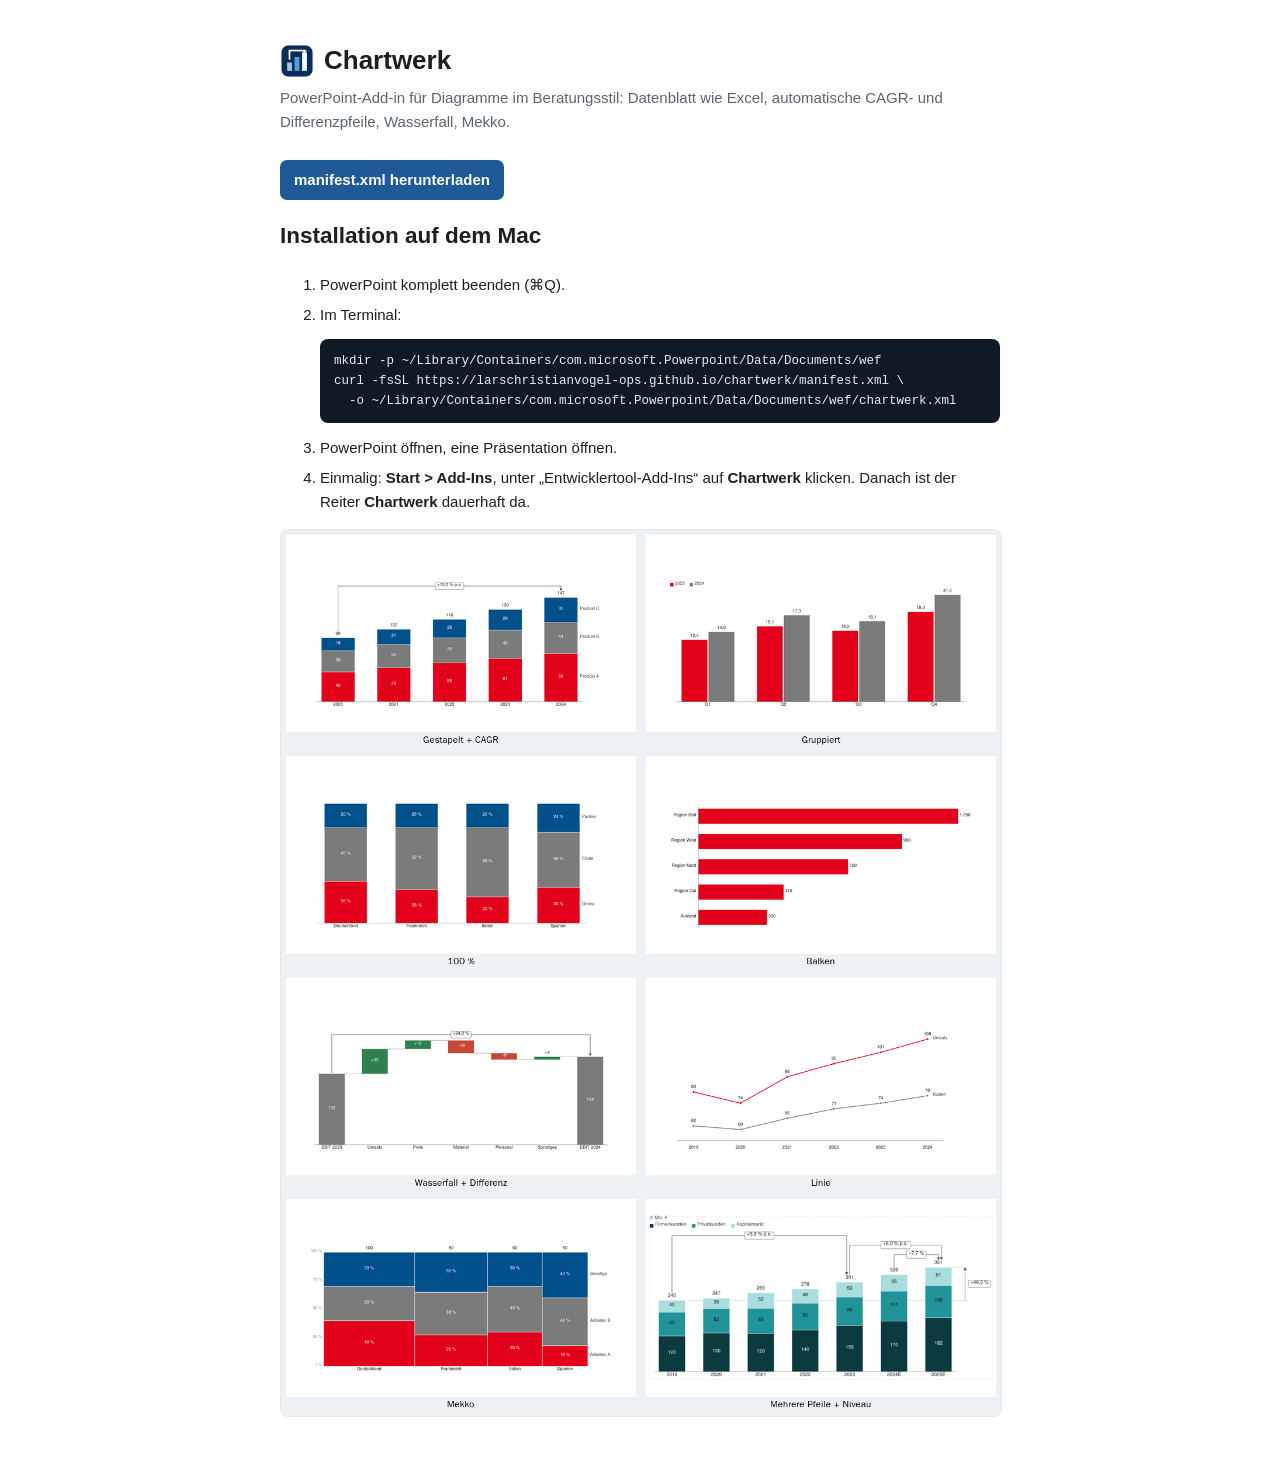
<file: docs/index.html>
<!DOCTYPE html>
<html lang="de">
<head>
  <meta charset="utf-8">
  <meta name="viewport" content="width=device-width, initial-scale=1">
  <title>Chartwerk für PowerPoint</title>
  <style>
    body { font: 15px/1.6 -apple-system, BlinkMacSystemFont, "Segoe UI", Helvetica, Arial, sans-serif; color: #1b1f24; max-width: 720px; margin: 40px auto; padding: 0 20px; }
    h1 { font-size: 26px; margin: 0 0 4px; display: flex; align-items: center; gap: 10px; }
    .sub { color: #5b6470; margin: 0 0 26px; }
    code { background: #f2f4f7; padding: 2px 5px; border-radius: 4px; font-size: 13px; }
    pre { background: #0f1a26; color: #e6edf3; padding: 12px 14px; border-radius: 8px; overflow: auto; font-size: 12.5px; }
    a.btn { display: inline-block; background: #1f5a96; color: #fff; text-decoration: none; padding: 8px 14px; border-radius: 7px; font-weight: 600; }
    li { margin-bottom: 6px; }
  </style>
</head>
<body>
  <h1><img src="assets/icon-64.png" width="34" height="34" alt=""> Chartwerk</h1>
  <p class="sub">PowerPoint-Add-in für Diagramme im Beratungsstil: Datenblatt wie Excel, automatische CAGR- und Differenzpfeile, Wasserfall, Mekko.</p>
  <p><a class="btn" href="manifest.xml" download>manifest.xml herunterladen</a></p>
  <h2>Installation auf dem Mac</h2>
  <ol>
    <li>PowerPoint komplett beenden (⌘Q).</li>
    <li>Im Terminal:
      <pre>mkdir -p ~/Library/Containers/com.microsoft.Powerpoint/Data/Documents/wef
curl -fsSL https://larschristianvogel-ops.github.io/chartwerk/manifest.xml \
  -o ~/Library/Containers/com.microsoft.Powerpoint/Data/Documents/wef/chartwerk.xml</pre></li>
    <li>PowerPoint öffnen, eine Präsentation öffnen.</li>
    <li>Einmalig: <b>Start &gt; Add-Ins</b>, unter „Entwicklertool-Add-Ins“ auf <b>Chartwerk</b> klicken. Danach ist der Reiter <b>Chartwerk</b> dauerhaft da.</li>
  </ol>
  <p><img src="vorschau.png" alt="Beispiele aller Diagrammtypen" style="max-width:100%;border-radius:8px;border:1px solid #e3e7ec"></p>
</body>
</html>
</file>
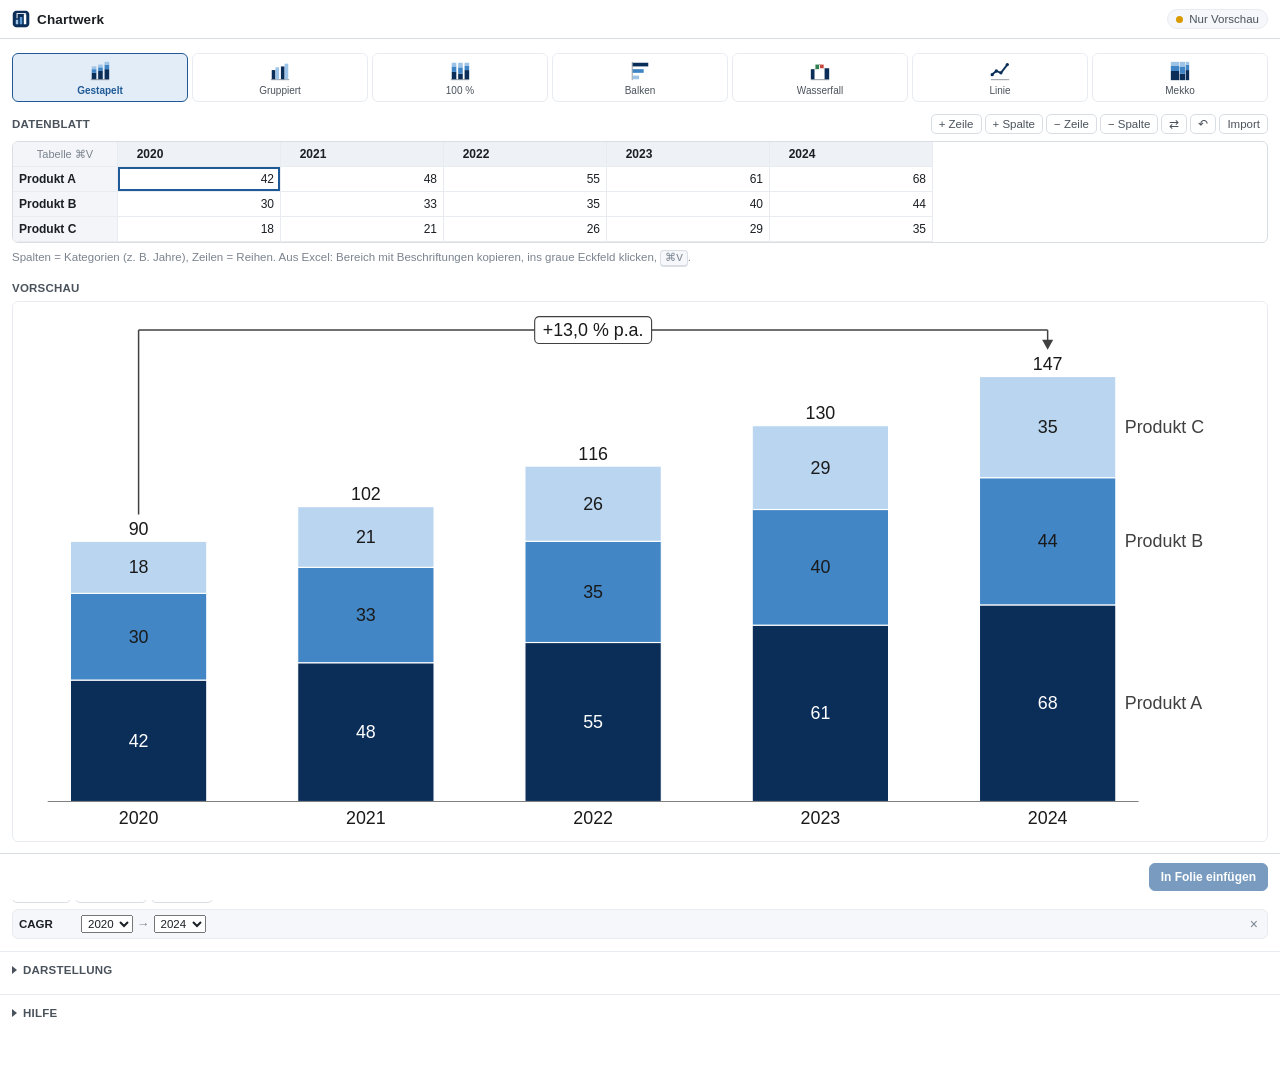
<file: docs/taskpane.html>
<!DOCTYPE html>
<html lang="de">
<head>
  <meta charset="utf-8">
  <meta name="viewport" content="width=device-width, initial-scale=1">
  <title>Chartwerk</title>
  <script src="https://appsforoffice.microsoft.com/lib/1/hosted/office.js"></script>
  <link rel="stylesheet" href="taskpane.css?v=7243fe7a">
</head>
<body>
  <header class="top">
    <div class="brand">
      <img src="assets/icon-32.png" alt="" width="18" height="18">
      <span>Chartwerk</span>
    </div>
    <div class="status" id="status"><i></i><span>Neues Diagramm</span></div>
  </header>

  <main>
    <section class="types" id="types" aria-label="Diagrammtyp"></section>

    <section class="block">
      <div class="block-head">
        <h2>Datenblatt</h2>
        <div class="tools" id="tools">
          <button type="button" data-act="addRow" title="Zeile unter der Auswahl einfügen">+ Zeile</button>
          <button type="button" data-act="addCol" title="Spalte rechts der Auswahl einfügen">+ Spalte</button>
          <button type="button" data-act="delRow" title="Ausgewählte Zeile löschen">− Zeile</button>
          <button type="button" data-act="delCol" title="Ausgewählte Spalte löschen">− Spalte</button>
          <button type="button" data-act="transpose" title="Zeilen und Spalten tauschen">⇄</button>
          <button type="button" data-act="undo" title="Rückgängig (⌘Z)">↶</button>
          <button type="button" data-act="import" title="Excel- oder CSV-Datei einlesen">Import</button>
        </div>
      </div>
      <div class="gridwrap" id="gridwrap">
        <table class="grid" id="grid"></table>
      </div>
      <p class="hint" id="hint"></p>
    </section>

    <section class="block">
      <div class="block-head"><h2>Vorschau</h2><span class="muted small" id="previewInfo"></span></div>
      <div class="preview" id="preview"></div>
      <p class="warn" id="warn"></p>
    </section>

    <details class="block panel" id="decoPanel" open>
      <summary><h2>Pfeile</h2></summary>
      <div class="decobtns">
        <button type="button" id="add-cagr">+ CAGR</button>
        <button type="button" id="add-diff">+ Differenz</button>
        <button type="button" id="add-level">+ Niveau</button>
      </div>
      <div id="decoList" class="decolist"></div>
    </details>

    <details class="block panel" id="optPanel">
      <summary><h2>Darstellung</h2></summary>
      <div id="opts" class="opts"></div>
    </details>

    <details class="block panel" id="helpPanel">
      <summary><h2>Hilfe</h2></summary>
      <div class="help">
        <p><b>Daten aus Excel:</b> Bereich in Excel markieren (mit Beschriftungen), <kbd>⌘C</kbd>, hier ins graue Eckfeld oben links klicken, <kbd>⌘V</kbd>. Erste Zeile = Kategorien (z. B. Jahre), erste Spalte = Reihen.</p>
        <p><b>Wasserfall:</b> Erste Spalte ist der Startwert. Ein <code>e</code> in einer Zelle erzeugt eine Summe (z. B. den Endwert).</p>
        <p><b>Bearbeiten:</b> Diagramm auf der Folie anklicken, das Datenblatt lädt automatisch. Mit „Live“ wird jede Änderung sofort übernommen.</p>
        <p><b>Größe:</b> Diagramm einfach größer ziehen, Chartwerk ordnet Beschriftungen und Pfeile danach neu an.</p>
        <p><b>Tastatur:</b> Pfeiltasten, Enter, Tab wie in Excel. <kbd>F2</kbd> oder Doppelklick bearbeitet eine Zelle, <kbd>⇧</kbd>+Pfeile markieren mehrere Zellen.</p>
        <p class="muted small" id="versionInfo"></p>
        <p><button type="button" id="btnDiag" class="secondary">Auswahl analysieren</button></p>
        <pre id="diag" class="diag" hidden></pre>
      </div>
    </details>
  </main>

  <footer class="actions" id="actions">
    <label class="live" title="Änderungen sofort ins Diagramm übernehmen"><input type="checkbox" id="live" checked> Live</label>
    <div class="spacer"></div>
    <button type="button" id="btnUnbind" class="ghost" hidden title="Verknüpfung lösen, danach wird ein neues Diagramm eingefügt">Trennen</button>
    <button type="button" id="btnCopy" class="secondary" hidden title="Als weiteres Diagramm auf der aktuellen Folie einfügen">Kopie einfügen</button>
    <button type="button" id="btnApply" class="primary">In Folie einfügen</button>
  </footer>

  <div class="toast" id="toast" role="status" aria-live="polite"></div>
  <input type="file" id="file" accept=".xlsx,.xlsm,.xls,.csv,.tsv,.txt" hidden>

  <script src="engine.js?v=7243fe7a"></script>
  <script src="icons.js?v=7243fe7a"></script>
  <script src="ppt.js?v=7243fe7a"></script>
  <script src="taskpane.js?v=7243fe7a"></script>
</body>
</html>
</file>
<file: docs/taskpane.css>
:root {
  --ink: #1b1f24;
  --ink2: #4a525c;
  --muted: #7a838e;
  --line: #d9dee5;
  --line2: #e8ecf1;
  --bg: #ffffff;
  --bg2: #f5f7fa;
  --head: #eef2f6;
  --accent: #1f5a96;
  --accent-ink: #ffffff;
  --accent-soft: #e3edf8;
  --sel: #d4e4f7;
  --bad: #b3261e;
  --bad-soft: #fdecea;
  --ok: #2f8050;
  --radius: 6px;
  color-scheme: light;
}

* { box-sizing: border-box; }
html, body { margin: 0; padding: 0; }
body {
  font-family: -apple-system, BlinkMacSystemFont, "Segoe UI", "Helvetica Neue", Helvetica, Arial, sans-serif;
  font-size: 12.5px;
  color: var(--ink);
  background: var(--bg);
  display: flex;
  flex-direction: column;
  min-height: 100vh;
}
button, input, select { font: inherit; color: inherit; }
h2 { font-size: 11.5px; font-weight: 650; letter-spacing: .02em; text-transform: uppercase; color: var(--ink2); margin: 0; }
.muted { color: var(--muted); }
.small { font-size: 11px; }
kbd { font: 11px/1 ui-monospace, Menlo, monospace; border: 1px solid var(--line); border-bottom-width: 2px; border-radius: 4px; padding: 1px 4px; background: var(--bg2); }
code { font: 11.5px ui-monospace, Menlo, monospace; background: var(--bg2); padding: 0 3px; border-radius: 3px; }

/* Kopf */
.top {
  position: sticky; top: 0; z-index: 5;
  display: flex; align-items: center; justify-content: space-between; gap: 8px;
  padding: 9px 12px; background: var(--bg); border-bottom: 1px solid var(--line);
}
.brand { display: flex; align-items: center; gap: 7px; font-weight: 700; font-size: 13.5px; letter-spacing: .01em; }
.status { display: flex; align-items: center; gap: 6px; font-size: 11.5px; color: var(--ink2); background: var(--bg2); border: 1px solid var(--line2); padding: 3px 8px; border-radius: 999px; max-width: 60%; }
.status span { white-space: nowrap; overflow: hidden; text-overflow: ellipsis; }
.status i { width: 7px; height: 7px; border-radius: 50%; background: #b9c1cb; flex: none; }
.status.bound i { background: var(--ok); }
.status.busy i { background: var(--accent); animation: pulse 0.9s ease-in-out infinite; }
.status.off i { background: #d99a00; }
@keyframes pulse { 50% { opacity: .25; } }

main { flex: 1; padding: 4px 0 12px; }
.block { padding: 10px 12px 4px; }
.block-head { display: flex; align-items: center; justify-content: space-between; gap: 8px; margin-bottom: 7px; flex-wrap: wrap; }

/* Diagrammtypen */
.types { display: grid; grid-template-columns: repeat(4, minmax(0, 1fr)); gap: 4px; padding: 10px 12px 2px; }
@media (min-width: 470px) { .types { grid-template-columns: repeat(7, minmax(0, 1fr)); } }
.types button {
  display: flex; flex-direction: column; align-items: center; gap: 3px;
  padding: 6px 2px 5px; border: 1px solid var(--line2); border-radius: var(--radius); background: var(--bg);
  cursor: pointer; font-size: 10px; color: var(--ink2); min-width: 0;
}
.types button span { white-space: nowrap; overflow: hidden; text-overflow: ellipsis; max-width: 100%; }
.types button svg { width: 22px; height: 22px; display: block; }
.types button:hover { border-color: var(--line); background: var(--bg2); }
.types button.on { border-color: var(--accent); background: var(--accent-soft); color: var(--accent); font-weight: 600; }

/* Werkzeugleiste */
.tools { display: flex; flex-wrap: wrap; gap: 3px; }
.tools button, .decobtns button {
  border: 1px solid var(--line); background: var(--bg); border-radius: 5px; padding: 2px 7px; font-size: 11.5px; cursor: pointer; color: var(--ink2);
}
.tools button:hover, .decobtns button:hover:not(:disabled) { background: var(--bg2); color: var(--ink); }
.decobtns button:disabled { opacity: .45; cursor: default; }

/* Datenblatt */
.gridwrap { overflow: auto; max-height: 300px; border: 1px solid var(--line); border-radius: var(--radius); background: var(--bg); }
table.grid { border-collapse: separate; border-spacing: 0; font-variant-numeric: tabular-nums; }
.grid td, .grid th { padding: 0; border-right: 1px solid var(--line2); border-bottom: 1px solid var(--line2); background: var(--bg); position: relative; }
.grid th { background: var(--head); font-weight: 600; }
.grid tr:first-child th { position: sticky; top: 0; z-index: 2; }
.grid th.name, .grid th.corner { position: sticky; left: 0; z-index: 1; background: #f3f5f8; }
.grid tr:first-child th.corner { z-index: 3; }
.grid td, .grid th.cat { min-width: 64px; }
.grid input {
  display: block; width: 100%; min-width: 64px; border: 0; outline: 0; background: transparent; padding: 4px 6px; font-size: 12px; line-height: 16px;
  text-align: right; border-radius: 0;
}
.grid th.cat input { text-align: center; font-weight: 600; }
.grid th.name input { width: 104px; text-align: left; font-weight: 600; }
.grid th.corner input { width: 104px; text-align: center; font-weight: 500; color: var(--muted); cursor: pointer; font-size: 11px; }
.grid th.corner input::placeholder { color: var(--muted); }
.grid .insel { background: var(--sel) !important; }
.grid .active { box-shadow: inset 0 0 0 2px var(--accent); z-index: 4; }
.grid td.bad input { color: var(--bad); }
.grid td.bad { background: var(--bad-soft); }
.grid td.total input { color: var(--accent); font-weight: 600; }
.grid tr.ignored td input, .grid tr.ignored th input { color: #b0b6be; }

.hint { margin: 6px 0 2px; color: var(--muted); font-size: 11.5px; line-height: 1.45; }

/* Vorschau */
.preview { border: 1px solid var(--line2); border-radius: var(--radius); background: #fff; padding: 6px; }
.preview svg { display: block; width: 100%; height: auto; }
.warn { color: #9a5b00; font-size: 11.5px; margin: 5px 0 0; min-height: 0; }
.warn:empty { display: none; }

/* Panels */
details.panel { border-top: 1px solid var(--line2); margin-top: 8px; }
details.panel > summary { list-style: none; cursor: pointer; display: flex; align-items: center; gap: 6px; padding: 2px 0 6px; }
details.panel > summary::-webkit-details-marker { display: none; }
details.panel > summary::before { content: ""; width: 0; height: 0; border-left: 5px solid var(--ink2); border-top: 4px solid transparent; border-bottom: 4px solid transparent; transition: transform .15s; }
details.panel[open] > summary::before { transform: rotate(90deg); }

.decobtns { display: flex; gap: 4px; flex-wrap: wrap; margin-bottom: 6px; }
.decolist { display: flex; flex-direction: column; gap: 5px; }
.deco { display: flex; align-items: center; gap: 4px; flex-wrap: wrap; padding: 5px 6px; border: 1px solid var(--line2); border-radius: var(--radius); background: var(--bg2); }
.deco b { font-size: 11.5px; min-width: 58px; }
.deco select { font-size: 11.5px; max-width: 98px; padding: 1px 2px; }
.deco .x { margin-left: auto; border: 0; background: none; cursor: pointer; color: var(--muted); font-size: 14px; line-height: 1; padding: 0 3px; }
.deco .x:hover { color: var(--bad); }

.opts { display: grid; grid-template-columns: 1fr auto; gap: 6px 10px; align-items: center; padding-bottom: 4px; }
.opts label { color: var(--ink2); }
.opts select, .opts input[type=text], .opts input[type=number] { font-size: 12px; padding: 2px 4px; border: 1px solid var(--line); border-radius: 4px; background: #fff; max-width: 150px; }
.opts input[type=text] { width: 140px; }
.opts input[type=number] { width: 58px; }
.opts input[type=range] { width: 120px; }

.help p { margin: 0 0 8px; line-height: 1.5; color: var(--ink2); }

/* Fußleiste */
.actions {
  position: sticky; bottom: 0; z-index: 5;
  display: flex; align-items: center; gap: 6px; padding: 9px 12px; background: var(--bg); border-top: 1px solid var(--line);
}
.actions .spacer { flex: 1; }
.live { display: flex; align-items: center; gap: 4px; color: var(--ink2); font-size: 12px; }
button.primary, button.secondary, button.ghost { border-radius: var(--radius); padding: 6px 11px; cursor: pointer; font-weight: 600; font-size: 12px; }
button.primary { background: var(--accent); color: var(--accent-ink); border: 1px solid var(--accent); }
button.primary:hover { filter: brightness(1.08); }
button.primary:disabled { opacity: .6; cursor: default; }
button.secondary { background: var(--bg); border: 1px solid var(--line); color: var(--ink); }
button.ghost { background: none; border: 1px solid transparent; color: var(--ink2); font-weight: 500; }
button.secondary:hover, button.ghost:hover { background: var(--bg2); }

.toast {
  position: fixed; left: 12px; right: 12px; bottom: 58px; z-index: 20;
  background: #22272e; color: #fff; padding: 8px 11px; border-radius: var(--radius); font-size: 12px; line-height: 1.4;
  opacity: 0; transform: translateY(6px); transition: opacity .18s, transform .18s; pointer-events: none;
}
.toast.show { opacity: 1; transform: none; }
.toast.error { background: var(--bad); }

.fatal { margin: 10px 12px; padding: 10px; border-radius: var(--radius); background: var(--bad-soft); color: var(--bad); line-height: 1.45; }
.diag { white-space: pre-wrap; word-break: break-all; font: 10.5px/1.35 ui-monospace, Menlo, monospace; background: var(--bg2); border: 1px solid var(--line2); border-radius: var(--radius); padding: 8px; max-height: 420px; overflow: auto; }
</file>
